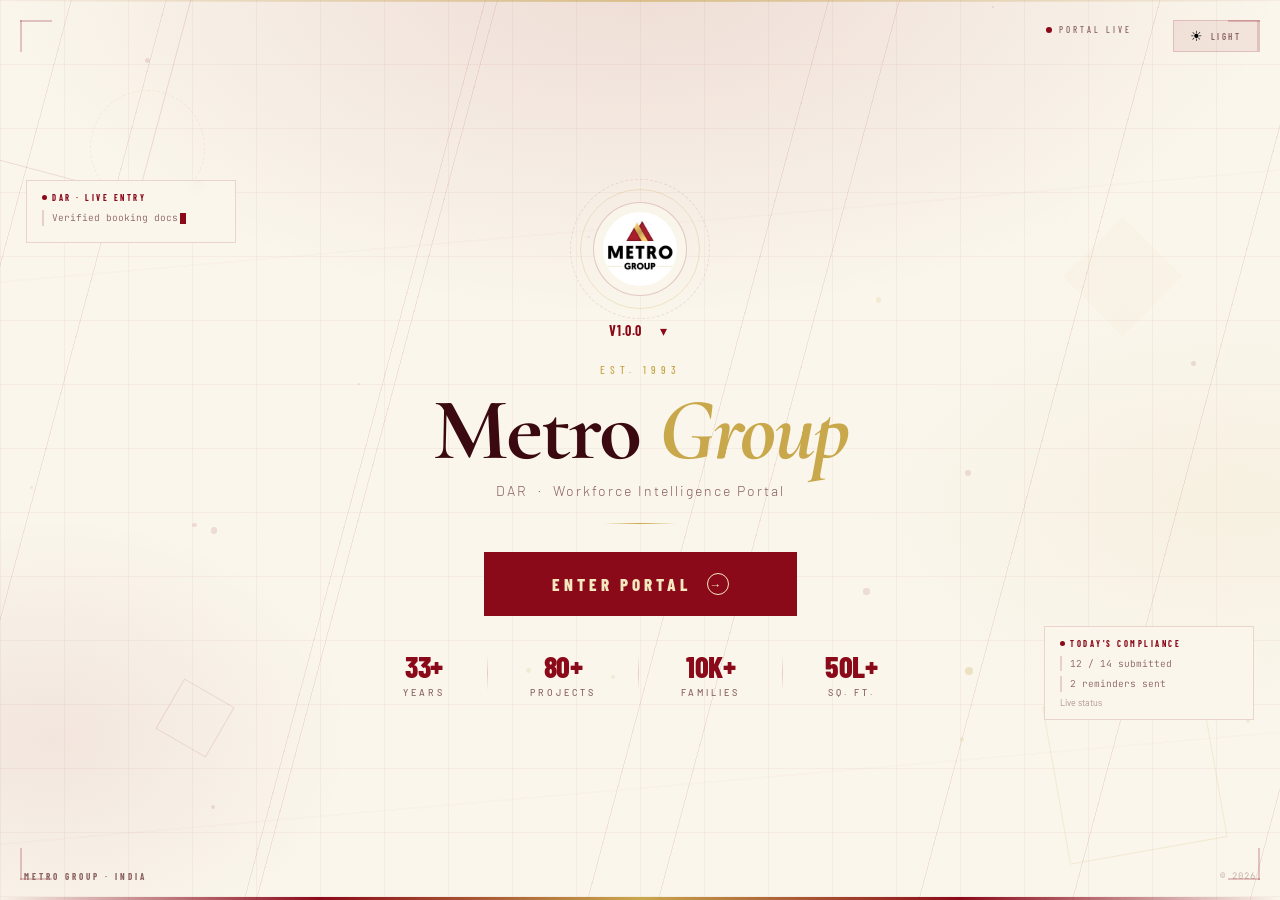
<file: metro-pulse-dar-portal/index.html>
<!DOCTYPE html>
<html lang="en" data-theme="light">
<head>
<meta charset="UTF-8">
<meta name="viewport" content="width=device-width, initial-scale=1.0">
<link rel="icon" type="image/jpeg" href="metro-group-logo.jpeg">
<link rel="shortcut icon" type="image/jpeg" href="metro-group-logo.jpeg">
<link rel="apple-touch-icon" href="metro-group-logo.jpeg">
<title>Metro Group — DAR Portal</title>
<link href="https://fonts.googleapis.com/css2?family=Cormorant+Garamond:ital,wght@0,400;0,600;0,700;1,400;1,600&family=Barlow+Condensed:wght@400;500;700;800&family=Barlow:wght@300;400;500&family=JetBrains+Mono:wght@300;400&display=swap" rel="stylesheet">
<style>
*{margin:0;padding:0;box-sizing:border-box}
:root{
  --maroon:#8B0A1A;--maroon-deep:#5C0612;
  --gold:#C9A84C;--gold-pale:#F5E8C0;
  --bg:#FAF6EC;--bg2:#F2E9D0;
  --text-head:#3A0A10;--text-mid:#5A2828;--text-muted:#8A6060;
  --grid-col:rgba(139,10,26,0.042);
  --stone:rgba(139,10,26,0.11);
  --panel:rgba(250,246,236,0.88);
  --scan-col:rgba(201,168,76,0.52);
}
[data-theme="dark"]{
  --bg:#0D0508;--bg2:#170A0D;
  --text-head:#F5E8C0;--text-mid:#C9A875;--text-muted:#8A6A5A;
  --grid-col:rgba(201,168,76,0.038);
  --stone:rgba(201,168,76,0.09);
  --panel:rgba(13,5,8,0.92);
  --scan-col:rgba(201,168,76,0.38);
  --gold-pale:#C9A84C;
}
html,body{width:100%;height:100%;background:var(--bg);overflow:hidden;font-family:'Barlow',sans-serif;transition:background 0.5s}
.scene{width:100%;height:100vh;background:var(--bg);position:relative;overflow:hidden;display:flex;flex-direction:column;align-items:center;justify-content:center;transition:background 0.5s}

/* MARBLE / STONE TEXTURE */
.tex{position:absolute;inset:0;pointer-events:none;
  background-image:
    repeating-linear-gradient(105deg,transparent 0,transparent 160px,var(--stone) 160px,var(--stone) 161px,transparent 161px,transparent 320px),
    repeating-linear-gradient(-75deg,transparent 0,transparent 200px,var(--stone) 200px,var(--stone) 201px,transparent 201px,transparent 400px),
    repeating-linear-gradient(175deg,transparent 0,transparent 280px,rgba(139,10,26,0.025) 280px,rgba(139,10,26,0.025) 282px,transparent 282px,transparent 560px),
    repeating-linear-gradient(55deg,transparent 0,transparent 420px,rgba(201,168,76,0.018) 420px,rgba(201,168,76,0.018) 422px,transparent 422px,transparent 840px);
  opacity:0.75;transition:opacity 0.5s}
[data-theme="dark"] .tex{opacity:0.45}

/* RADIAL GLOW */
.glow{position:absolute;inset:0;pointer-events:none;
  background:
    radial-gradient(ellipse 72% 56% at 50% -4%,rgba(139,10,26,0.11) 0%,transparent 70%),
    radial-gradient(ellipse 48% 38% at 96% 56%,rgba(201,168,76,0.07) 0%,transparent 62%),
    radial-gradient(ellipse 42% 44% at 4% 82%,rgba(139,10,26,0.07) 0%,transparent 56%);
  animation:breathe 9s ease-in-out infinite}
[data-theme="dark"] .glow{background:
    radial-gradient(ellipse 72% 56% at 50% -4%,rgba(139,10,26,0.38) 0%,transparent 70%),
    radial-gradient(ellipse 48% 38% at 96% 56%,rgba(201,168,76,0.13) 0%,transparent 62%),
    radial-gradient(ellipse 42% 44% at 4% 82%,rgba(139,10,26,0.2) 0%,transparent 56%)}
@keyframes breathe{0%,100%{opacity:0.85}50%{opacity:1}}

/* GRID */
.grid{position:absolute;inset:0;pointer-events:none;
  background-image:linear-gradient(var(--grid-col) 1px,transparent 1px),linear-gradient(90deg,var(--grid-col) 1px,transparent 1px);
  background-size:64px 64px;animation:gs 22s linear infinite}
@keyframes gs{0%{transform:translate(0,0)}100%{transform:translate(64px,64px)}}

/* SCAN */
.scan{position:absolute;left:0;right:0;height:1.5px;background:linear-gradient(90deg,transparent,var(--scan-col),transparent);animation:sc 8s linear infinite;top:0}
@keyframes sc{0%{top:0%;opacity:0}4%{opacity:1}96%{opacity:1}100%{top:100%;opacity:0}}

/* FLOATING GEO */
.geo{position:absolute;pointer-events:none}
.g1{width:230px;height:230px;top:-58px;left:-58px;border:1px solid var(--stone);transform:rotate(15deg);animation:f1 14s ease-in-out infinite}
.g2{width:160px;height:160px;bottom:48px;right:65px;border:1px solid rgba(201,168,76,0.16);transform:rotate(-10deg);animation:f2 11s ease-in-out infinite}
.g3{width:85px;height:85px;top:26%;right:9%;background:rgba(201,168,76,0.04);transform:rotate(45deg);animation:f3 9s ease-in-out infinite}
.g4{width:11px;height:11px;top:20%;left:15%;background:var(--maroon);opacity:0.17;border-radius:50%;animation:pg 4.5s ease-in-out infinite}
.g5{width:8px;height:8px;bottom:25%;right:24%;background:var(--gold);opacity:0.26;border-radius:50%;animation:pg 6s ease-in-out infinite 1.5s}
.g6{width:115px;height:115px;top:10%;left:7%;border:0.5px dashed rgba(201,168,76,0.14);border-radius:50%;animation:rg 27s linear infinite}
.g7{width:58px;height:58px;bottom:17%;left:13%;border:0.5px solid var(--stone);transform:rotate(30deg);animation:f1 12s ease-in-out infinite 3s}
@keyframes f1{0%,100%{transform:rotate(15deg) translate(0,0)}50%{transform:rotate(21deg) translate(12px,16px)}}
@keyframes f2{0%,100%{transform:rotate(-10deg) translate(0,0)}50%{transform:rotate(-16deg) translate(-9px,-12px)}}
@keyframes f3{0%,100%{transform:rotate(45deg) scale(1)}50%{transform:rotate(56deg) scale(1.12)}}
@keyframes pg{0%,100%{opacity:0.18;transform:scale(1)}50%{opacity:0.5;transform:scale(1.7)}}
@keyframes rg{to{transform:rotate(360deg)}}

/* CORNERS */
.c{position:absolute;width:32px;height:32px;z-index:5}
.c::before,.c::after{content:'';position:absolute;background:var(--maroon);opacity:0.22}
.c::before{width:100%;height:1.5px;top:0;left:0}
.c::after{width:1.5px;height:100%;top:0;left:0}
.c-tl{top:20px;left:20px}
.c-tr{top:20px;right:20px;transform:scaleX(-1)}
.c-bl{bottom:20px;left:20px;transform:scaleY(-1)}
.c-br{bottom:20px;right:20px;transform:scale(-1)}

/* THEME TOGGLE */
.thm{position:absolute;top:20px;right:22px;z-index:100;
  display:flex;align-items:center;gap:8px;
  background:rgba(139,10,26,0.07);border:1px solid rgba(139,10,26,0.16);
  padding:8px 16px;cursor:pointer;transition:all 0.3s;
  animation:fi 0.8s ease forwards 0.5s;opacity:0}
.thm:hover{background:rgba(139,10,26,0.14);border-color:var(--maroon)}
[data-theme="dark"] .thm{background:rgba(201,168,76,0.07);border-color:rgba(201,168,76,0.2)}
[data-theme="dark"] .thm:hover{background:rgba(201,168,76,0.14);border-color:var(--gold)}
.ti{font-size:14px;line-height:1;transition:transform 0.4s}
.tt{font-family:'Barlow Condensed',sans-serif;font-size:9px;letter-spacing:2.5px;font-weight:600;color:var(--text-muted);text-transform:uppercase}

/* DAR LIVE BADGE */
.badge{position:absolute;top:24px;right:148px;display:flex;align-items:center;gap:7px;z-index:20;animation:fi 1s ease forwards 1.8s;opacity:0}
.bdot{width:6px;height:6px;border-radius:50%;background:var(--maroon);animation:bl 2s ease-in-out infinite}
[data-theme="dark"] .bdot{background:var(--gold)}
.blbl{font-family:'Barlow Condensed',sans-serif;font-size:9px;letter-spacing:3px;font-weight:500;color:var(--text-muted);text-transform:uppercase}
@keyframes bl{0%,100%{opacity:1}50%{opacity:0.2}}

/* FLOATING DAR CARDS */
.dcard{position:absolute;background:var(--panel);border:0.5px solid rgba(139,10,26,0.14);padding:11px 15px;width:210px;pointer-events:none;backdrop-filter:blur(8px);z-index:4;transition:background 0.4s,border-color 0.4s}
[data-theme="dark"] .dcard{border-color:rgba(201,168,76,0.13);background:rgba(20,8,10,0.9)}
.dc-head{font-family:'Barlow Condensed',sans-serif;font-size:8.5px;letter-spacing:2.5px;font-weight:700;color:var(--maroon);text-transform:uppercase;margin-bottom:7px;display:flex;align-items:center;gap:5px}
[data-theme="dark"] .dc-head{color:var(--gold)}
.dc-head::before{content:'';width:5px;height:5px;border-radius:50%;background:var(--maroon);flex-shrink:0;animation:bl 2.4s ease-in-out infinite}
[data-theme="dark"] .dc-head::before{background:var(--gold)}
.dc-line{font-family:'JetBrains Mono',monospace;font-size:9.5px;font-weight:300;color:var(--text-muted);line-height:1.65;border-left:2px solid rgba(139,10,26,0.16);padding-left:8px;margin-bottom:5px}
[data-theme="dark"] .dc-line{border-color:rgba(201,168,76,0.22)}
.dc-sub{font-family:'Barlow',sans-serif;font-size:9px;font-weight:400;color:var(--text-muted);opacity:0.65}
.dc-L{left:26px;top:20%;animation:fcL 14s ease-in-out infinite;opacity:0;animation-fill-mode:forwards;animation-delay:1.9s}
.dc-R{right:26px;bottom:20%;animation:fcR 16s ease-in-out infinite;opacity:0;animation-fill-mode:forwards;animation-delay:2.3s}
@keyframes fcL{0%{opacity:0;transform:translateY(12px)}10%{opacity:1;transform:translateY(0)}50%{transform:translateY(-13px)}90%{opacity:1;transform:translateY(4px)}100%{opacity:1;transform:translateY(0)}}
@keyframes fcR{0%{opacity:0;transform:translateY(-12px)}10%{opacity:1;transform:translateY(0)}50%{transform:translateY(15px)}90%{opacity:1;transform:translateY(-5px)}100%{opacity:1;transform:translateY(0)}}
.cb{display:inline-block;width:6px;height:11px;background:var(--maroon);vertical-align:middle;margin-left:2px;animation:cb 1s step-end infinite}
[data-theme="dark"] .cb{background:var(--gold)}
@keyframes cb{0%,100%{opacity:1}50%{opacity:0}}

/* DAR TICKER */
.ticker{position:absolute;bottom:44px;left:50%;transform:translateX(-50%);width:min(540px,86vw);display:flex;align-items:center;gap:12px;background:rgba(139,10,26,0.055);border:0.5px solid rgba(139,10,26,0.13);padding:8px 15px;overflow:hidden;z-index:10;animation:fi 1s ease forwards 2.1s;opacity:0}
[data-theme="dark"] .ticker{background:rgba(201,168,76,0.055);border-color:rgba(201,168,76,0.14)}
.tk-dot{width:5px;height:5px;border-radius:50%;background:var(--maroon);flex-shrink:0;animation:bl 1.8s ease-in-out infinite}
[data-theme="dark"] .tk-dot{background:var(--gold)}
.tk-lbl{font-family:'Barlow Condensed',sans-serif;font-size:9px;letter-spacing:3px;font-weight:700;color:var(--maroon);text-transform:uppercase;flex-shrink:0;padding-right:10px;border-right:1px solid rgba(139,10,26,0.18)}
[data-theme="dark"] .tk-lbl{color:var(--gold);border-color:rgba(201,168,76,0.2)}
.tk-wrap{overflow:hidden;flex:1}
.tk-inner{white-space:nowrap;font-family:'JetBrains Mono',monospace;font-size:10px;font-weight:300;color:var(--text-muted);letter-spacing:0.3px;animation:ts 30s linear infinite;display:inline-block}
@keyframes ts{0%{transform:translateX(100%)}100%{transform:translateX(-100%)}}

/* FOOTER */
.ftr-l{position:absolute;bottom:18px;left:24px;font-family:'Barlow Condensed',sans-serif;font-size:9px;letter-spacing:3px;font-weight:700;color:var(--text-muted);text-transform:uppercase;z-index:10;animation:fi 1s ease forwards 2.1s;opacity:0}
.ftr-r{position:absolute;bottom:18px;right:24px;font-family:'JetBrains Mono',monospace;font-size:9px;letter-spacing:1px;color:var(--text-muted);z-index:10;opacity:0;animation:fih 1s ease forwards 2.1s}
@keyframes fi{to{opacity:1}}
@keyframes fih{to{opacity:0.45}}

/* STRIP */
.strip{position:absolute;bottom:0;left:0;right:0;height:3px;background:linear-gradient(90deg,transparent,var(--maroon),var(--gold),var(--maroon),transparent);animation:ss 4.5s ease-in-out infinite}
@keyframes ss{0%,100%{opacity:0.55}50%{opacity:1}}

/* MAIN CONTENT */
.cnt{position:relative;z-index:10;display:flex;flex-direction:column;align-items:center;animation:cin 1.2s cubic-bezier(0.16,1,0.3,1) forwards;opacity:0;transform:translateY(32px)}
@keyframes cin{to{opacity:1;transform:translateY(0)}}

/* LOGO WRAP */
.lw{position:relative;margin-bottom:22px;animation:ri 1.4s ease forwards 0.3s;opacity:0}
.orb{position:absolute;border-radius:50%;border:0.5px solid rgba(201,168,76,0.24);pointer-events:none}
.o1{inset:-13px;animation:rg 18s linear infinite}
.o2{inset:-23px;border-style:dashed;border-color:rgba(139,10,26,0.1);animation:rg 30s linear infinite reverse}
[data-theme="dark"] .o1{border-color:rgba(201,168,76,0.32)}
[data-theme="dark"] .o2{border-color:rgba(201,168,76,0.13)}
.lr{width:94px;height:94px;border:1.5px solid rgba(139,10,26,0.2);border-radius:50%;display:flex;align-items:center;justify-content:center;background:var(--panel);overflow:hidden;position:relative;z-index:1;transition:all 0.4s}
[data-theme="dark"] .lr{border-color:rgba(201,168,76,0.28)}
.li{width:74px;height:74px;object-fit:contain;border-radius:50%}
@keyframes ri{to{opacity:1}}

/* VERSION INFO & WHATS NEW */
/* VERSION INFO & WHATS NEW */
.version-info-block {text-align:center;margin-top:0px;margin-bottom:20px;padding:0 16px;opacity:0;animation:fu 0.8s ease forwards 0.5s;transform:translateY(10px);z-index:20;position:relative}
.version-number {font-family:'Barlow Condensed',sans-serif;font-size:14px;font-weight:700;color:var(--maroon);margin-bottom:8px;letter-spacing:1px}
[data-theme="dark"] .version-number {color:var(--gold)}
.whats-new-container {position:relative;display:inline-block}
.whats-new-summary {font-family:'Barlow',sans-serif;font-size:12px;font-weight:600;color:var(--text-head);padding:8px 12px;cursor:pointer;display:flex;justify-content:space-between;align-items:center;background:rgba(139,10,26,0.04);border:1px solid rgba(139,10,26,0.1);border-radius:6px;transition:all 0.3s ease;user-select:none}
[data-theme="dark"] .whats-new-summary {color:var(--text-head);background:rgba(201,168,76,0.05);border-color:rgba(201,168,76,0.15)}
.whats-new-arrow {transition:transform 0.3s ease;margin-left:6px;display:inline-block}
.whats-new-toggle:checked ~ .whats-new-summary .whats-new-arrow {transform:rotate(180deg)}
.whats-new-list-flyout {position:absolute;top:0;left:calc(100% + 12px);width:220px;margin:0;padding:12px 12px 12px 28px;font-family:'Barlow',sans-serif;font-size:11px;color:var(--text-muted);background:var(--panel);border:1px solid rgba(139,10,26,0.1);border-radius:8px;box-shadow:0 8px 24px rgba(139,10,26,0.15);opacity:0;visibility:hidden;transform:translateX(-10px);transition:all 0.3s cubic-bezier(0.16,1,0.3,1);z-index:100;text-align:left}
[data-theme="dark"] .whats-new-list-flyout {border-color:rgba(201,168,76,0.2);box-shadow:0 8px 24px rgba(0,0,0,0.5)}
.whats-new-toggle:checked ~ .whats-new-list-flyout {opacity:1;visibility:visible;transform:translateX(0)}
.whats-new-list-flyout li {margin-bottom:8px;line-height:1.4}
.whats-new-list-flyout li:last-child {margin-bottom:0}

/* EYEBROW */
.ebrow{font-family:'Barlow Condensed',sans-serif;font-size:11px;letter-spacing:5px;font-weight:500;color:var(--gold);text-transform:uppercase;margin-bottom:10px;opacity:0;animation:fu 0.8s ease forwards 0.65s;transform:translateY(10px)}
@keyframes fu{to{opacity:1;transform:translateY(0)}}

/* TITLE */
.ttl{font-family:'Cormorant Garamond',serif;font-size:clamp(54px,7.5vw,88px);font-weight:700;color:var(--text-head);letter-spacing:-2px;line-height:1.0;text-align:center;margin-bottom:8px;opacity:0;animation:fu 0.8s ease forwards 0.8s;transform:translateY(16px);transition:color 0.4s}
.ta{color:var(--gold);font-style:italic}
.sub{font-family:'Barlow',sans-serif;font-size:14px;font-weight:300;color:var(--text-muted);letter-spacing:2px;margin-bottom:24px;text-align:center;opacity:0;animation:fu 0.8s ease forwards 0.95s;transform:translateY(10px);transition:color 0.4s}

/* DIVIDER */
.div{width:72px;height:1px;background:linear-gradient(90deg,transparent,var(--gold),transparent);margin-bottom:28px;transform:scaleX(0);animation:ew 1s ease forwards 1.1s}
@keyframes ew{to{transform:scaleX(1)}}

/* CTA */
.cta{display:flex;flex-direction:column;align-items:center;opacity:0;animation:fu 0.8s ease forwards 1.2s;transform:translateY(10px)}
.btn{position:relative;display:inline-flex;align-items:center;gap:16px;padding:21px 68px;background:var(--maroon);color:var(--gold-pale);font-family:'Barlow Condensed',sans-serif;font-size:17px;font-weight:800;letter-spacing:4px;text-transform:uppercase;border:none;cursor:pointer;text-decoration:none;overflow:hidden;transition:all 0.35s cubic-bezier(0.16,1,0.3,1)}
.btn::before{content:'';position:absolute;inset:0;background:linear-gradient(135deg,rgba(201,168,76,0.22),transparent);opacity:0;transition:opacity 0.3s}
.btn::after{content:'';position:absolute;bottom:0;left:0;right:0;height:2.5px;background:var(--gold);transform:scaleX(0);transition:transform 0.4s ease;transform-origin:left}
.btn:hover{background:var(--maroon-deep);transform:translateY(-4px);box-shadow:0 16px 50px rgba(139,10,26,0.32)}
[data-theme="dark"] .btn:hover{box-shadow:0 16px 50px rgba(201,168,76,0.18)}
.btn:hover::before{opacity:1}
.btn:hover::after{transform:scaleX(1)}
.btn:active{transform:translateY(-1px)}
.arr{width:22px;height:22px;border:1.5px solid currentColor;border-radius:50%;display:inline-flex;align-items:center;justify-content:center;font-size:12px;transition:transform 0.3s}
.btn:hover .arr{transform:translateX(5px)}

/* STATS */
.stats{display:flex;gap:42px;align-items:center;margin-top:32px;opacity:0;animation:fu 0.8s ease forwards 1.4s;transform:translateY(10px)}
.si{display:flex;flex-direction:column;align-items:center;gap:3px}
.sn{font-family:'Barlow Condensed',sans-serif;font-size:30px;font-weight:800;color:var(--maroon);letter-spacing:-0.5px;transition:color 0.4s}
[data-theme="dark"] .sn{color:var(--gold)}
.sl{font-size:9px;letter-spacing:3px;font-weight:500;color:var(--text-muted);text-transform:uppercase;transition:color 0.4s}
.ss{width:1px;height:36px;background:linear-gradient(to bottom,transparent,rgba(139,10,26,0.18),transparent)}
[data-theme="dark"] .ss{background:linear-gradient(to bottom,transparent,rgba(201,168,76,0.22),transparent)}

@media (max-width: 768px){
  html,body{overflow-x:hidden;overflow-y:auto}
  .scene{min-height:100svh;height:auto;justify-content:flex-start;padding:18px 16px 22px}
  .c,.geo,.ticker,.dcard,.ftr-l,.ftr-r{display:none}
  .scan,.grid,.tex,.glow{opacity:0.32}
  .thm{top:14px;right:14px;padding:7px 11px;gap:6px}
  .badge{top:18px;right:auto;left:18px}
  .cnt{width:100%;max-width:420px;margin-top:58px;padding:76px 18px 28px;align-items:center}
  .lw{margin-bottom:18px}
  .lr{width:76px;height:76px}
  .li{width:58px;height:58px}
  .ebrow{font-size:10px;letter-spacing:4px;margin-bottom:8px}
  .ttl{font-size:clamp(40px,12vw,58px);line-height:0.98;margin-bottom:10px}
  .sub{font-size:12px;letter-spacing:1.25px;line-height:1.4;margin-bottom:18px;padding-inline:10px}
  .div{margin-bottom:20px}
  .cta{width:100%}
  .btn{width:100%;justify-content:center;padding:18px 20px;font-size:15px;letter-spacing:3px}
  .arr{width:20px;height:20px}
  [data-theme="dark"] .btn{background:linear-gradient(135deg,var(--maroon),var(--maroon-deep));box-shadow:0 14px 34px rgba(0,0,0,0.28)}
  .stats{display:grid;grid-template-columns:repeat(2,minmax(0,1fr));gap:12px 10px;width:100%;max-width:360px;margin-top:24px;opacity:1;animation:none;transform:none}
  .si{width:100%;padding:10px 8px;border-radius:14px;border:1px solid rgba(139,10,26,0.08);background:rgba(255,255,255,0.28);backdrop-filter:blur(2px)}
  [data-theme="dark"] .si{background:rgba(15,15,18,0.6);border-color:rgba(255,255,255,0.06)}
  .sn{font-size:24px;line-height:1}
  .sl{font-size:8px;letter-spacing:2.5px;text-align:center}
  .ss{display:none}
  .scene::before{content:"";position:absolute;left:12px;right:12px;top:110px;bottom:22px;border-radius:28px;border:1px solid rgba(139,10,26,0.08);background:rgba(255,255,255,0.18);backdrop-filter:blur(2px);pointer-events:none}
  [data-theme="dark"] .scene::before{background:rgba(15,15,18,0.56);border-color:rgba(255,255,255,0.06)}
}

@media (max-width: 420px){
  .scene{padding:14px 12px 18px}
  .cnt{margin-top:54px;padding:72px 14px 24px}
  .badge{left:14px}
  .thm{right:12px}
  .ttl{font-size:clamp(34px,13vw,52px)}
  .sub{font-size:11px;letter-spacing:1.05px}
  .stats{max-width:330px;gap:10px 8px}
  .si{padding:9px 6px}
  .sn{font-size:22px}
}
</style>
</head>
<body>
<div class="scene">
  <div class="glow"></div>
  <div class="tex"></div>
  <div class="grid"></div>
  <div class="scan"></div>
  <div class="c c-tl"></div><div class="c c-tr"></div><div class="c c-bl"></div><div class="c c-br"></div>
  <div class="geo g1"></div><div class="geo g2"></div><div class="geo g3"></div>
  <div class="geo g4"></div><div class="geo g5"></div><div class="geo g6"></div><div class="geo g7"></div>

  <!-- DAR floating cards -->
  <div class="dcard dc-L">
    <div class="dc-head">DAR · Live Entry</div>
    <div class="dc-line" id="typedLine">Verified booking docs<span class="cb"></span></div>
  </div>
  <div class="dcard dc-R">
    <div class="dc-head">Today's Compliance</div>
    <div class="dc-line">12 / 14 submitted</div>
    <div class="dc-line">2 reminders sent</div>
    <div class="dc-sub">Live status</div>
  </div>

  <!-- Theme toggle -->
  <button class="thm" id="themeToggle">
    <span class="ti" id="tIcon">☀</span>
    <span class="tt" id="tTxt">Light</span>
  </button>

  <!-- Live badge -->
  <div class="badge"><div class="bdot"></div><span class="blbl">Portal Live</span></div>

  <!-- MAIN CONTENT -->
  <div class="cnt">
    <div class="lw">
      <div class="orb o1"></div>
      <div class="orb o2"></div>
      <div class="lr">
        <img class="li" src="[data-uri]" alt="Metro Group Logo">
      </div>
    </div>
    
    <div class="version-info-block" style="display: flex; align-items: center; justify-content: center; gap: 8px;">
      <div class="version-number" style="margin: 0;">V1.0.0</div>
      <div class="whats-new-arrow-label" style="cursor: pointer; display: flex; align-items: center; padding: 4px;">
        <span class="whats-new-arrow" style="font-size: 14px; color: var(--maroon); transition: transform 0.3s;">&#9662;</span>
      </div>
    </div>
    <div class="ebrow">Est. 1993</div>
    <h1 class="ttl">Metro <span class="ta">Group</span></h1>
    <p class="sub">DAR &nbsp;·&nbsp; Workforce Intelligence Portal</p>
    <div class="div"></div>
    <div class="cta">
      <a class="btn" href="portal.html">Enter Portal <span class="arr">&#8594;</span></a>
    </div>
    <div class="stats">
      <div class="si"><span class="sn">33+</span><span class="sl">Years</span></div>
      <div class="ss"></div>
      <div class="si"><span class="sn">80+</span><span class="sl">Projects</span></div>
      <div class="ss"></div>
      <div class="si"><span class="sn">10K+</span><span class="sl">Families</span></div>
      <div class="ss"></div>
      <div class="si"><span class="sn">50L+</span><span class="sl">Sq. Ft.</span></div>
    </div>
  </div>



  <span class="ftr-l">Metro Group · India </span>
  <span class="ftr-r">© 2026</span>
  <div class="strip"></div>
</div>
<script>
const html=document.documentElement,btn=document.getElementById('themeToggle'),ic=document.getElementById('tIcon'),tx=document.getElementById('tTxt');
function setTheme(t){html.setAttribute('data-theme',t);localStorage.setItem('mg_theme',t);if(t==='dark'){ic.textContent='☽';tx.textContent='Dark'}else{ic.textContent='☀';tx.textContent='Light'}}
setTheme(localStorage.getItem('mg_theme')||'light');
btn.addEventListener('click',()=>setTheme(html.getAttribute('data-theme')==='dark'?'light':'dark'));
const scene=document.querySelector('.scene');
const sty=document.createElement('style');
sty.textContent='@keyframes fp{0%,100%{transform:translateY(0) rotate(0deg);opacity:0.22}30%{transform:translateY(-24px) rotate(90deg);opacity:0.52}65%{transform:translateY(-38px) rotate(200deg);opacity:0.18}80%{transform:translateY(-16px) rotate(270deg);opacity:0.48}}';
document.head.appendChild(sty);
const pc=['rgba(139,10,26,0.11)','rgba(201,168,76,0.15)','rgba(139,10,26,0.07)'];
for(let i=0;i<18;i++){const p=document.createElement('div');const sz=Math.random()*5+2;const col=pc[Math.floor(Math.random()*pc.length)];p.style.cssText='position:absolute;border-radius:50%;pointer-events:none;width:'+sz+'px;height:'+sz+'px;left:'+(Math.random()*100)+'%;top:'+(Math.random()*100)+'%;background:'+col+';animation:fp '+(Math.random()*15+10)+'s ease-in-out '+(Math.random()*9)+'s infinite;z-index:2';scene.appendChild(p)}
const lines=['Verified booking docs for 4 files','Processed 3 BTR reports today','Coordinated with CRM & legal team','Updated 5 customer ledgers in ERP','Cost sheet terminology audit done','Dispatched allotment letters · Tower B'];
let li=0,ci=0;
const el=document.getElementById('typedLine');
function typeNext(){if(!el)return;const line=lines[li];if(ci<=line.length){el.innerHTML=line.slice(0,ci)+'<span class="cb"></span>';ci++;setTimeout(typeNext,55)}else{setTimeout(()=>{li=(li+1)%lines.length;ci=0;typeNext()},2800)}}
setTimeout(typeNext,2200);
</script>
<div id="whatsNewFlyoutIndex" class="whats-new-list-flyout">
  <ul>
    <li><strong>Live Sync Improved:</strong> Live Sync integration with Supabase has been vastly improved to provide real-time data streaming without noticeable latency. Your team's performance metrics, task submissions, and project updates will now reflect instantly across all connected devices. This ensures that everyone stays on the same page, minimizing communication delays and streamlining our entire collaborative workflow environment.</li>
    <li><strong>Level-based Workflow:</strong> We have implemented a newly refined level-based workflow system that clarifies individual roles and responsibilities. Managers can now assign precise clearance levels to employees, restricting access to sensitive documentation while automatically highlighting urgent tasks for the appropriate personnel. This role-based architecture bolsters security and accelerates task completion by effectively delegating work without manual oversight.</li>
    <li><strong>Unified Dashboard:</strong> The Unified Employee Portal Interface has received a comprehensive redesign aimed at enhancing user experience and navigational fluidity. By adopting modern design principles, the dashboard now offers a cleaner layout, customizable widgets, and intuitive menus. This upgrade significantly reduces the learning curve for new employees while empowering veteran staff to manage their daily tasks with unprecedented efficiency.</li>
    <li><strong>Smart Notifications:</strong> Our notification framework has been completely overhauled to deliver intelligent, context-aware alerts. Instead of overwhelming your inbox, the system now prioritizes critical updates and bundles routine notifications. Furthermore, the responsive mobile design integration ensures that you can review, approve, and dismiss these alerts seamlessly from your smartphone, keeping you fully connected even when away from your desk.</li>
  </ul>
</div>
<script>
  document.addEventListener('DOMContentLoaded', () => {
    const toggleLabels = document.querySelectorAll('.whats-new-arrow-label');
    const flyout = document.getElementById('whatsNewFlyoutIndex');
    
    toggleLabels.forEach(label => {
      label.addEventListener('click', (e) => {
        e.preventDefault();
        e.stopPropagation();
        const isOpen = flyout.classList.contains('show');
        if (isOpen) {
          flyout.classList.remove('show');
          label.querySelector('.whats-new-arrow').style.transform = 'rotate(0deg)';
        } else {
          const rect = label.getBoundingClientRect();
          flyout.style.top = Math.max(10, rect.top - 20) + 'px';
          flyout.style.left = (rect.right + 25) + 'px';
          flyout.classList.add('show');
          label.querySelector('.whats-new-arrow').style.transform = 'rotate(180deg)';
        }
      });
    });

    document.addEventListener('click', (e) => {
      if (!flyout.contains(e.target) && !e.target.closest('.whats-new-arrow-label')) {
        flyout.classList.remove('show');
        toggleLabels.forEach(l => l.querySelector('.whats-new-arrow').style.transform = 'rotate(0deg)');
      }
    });
  });
</script>
</body>
</html>
</file>
